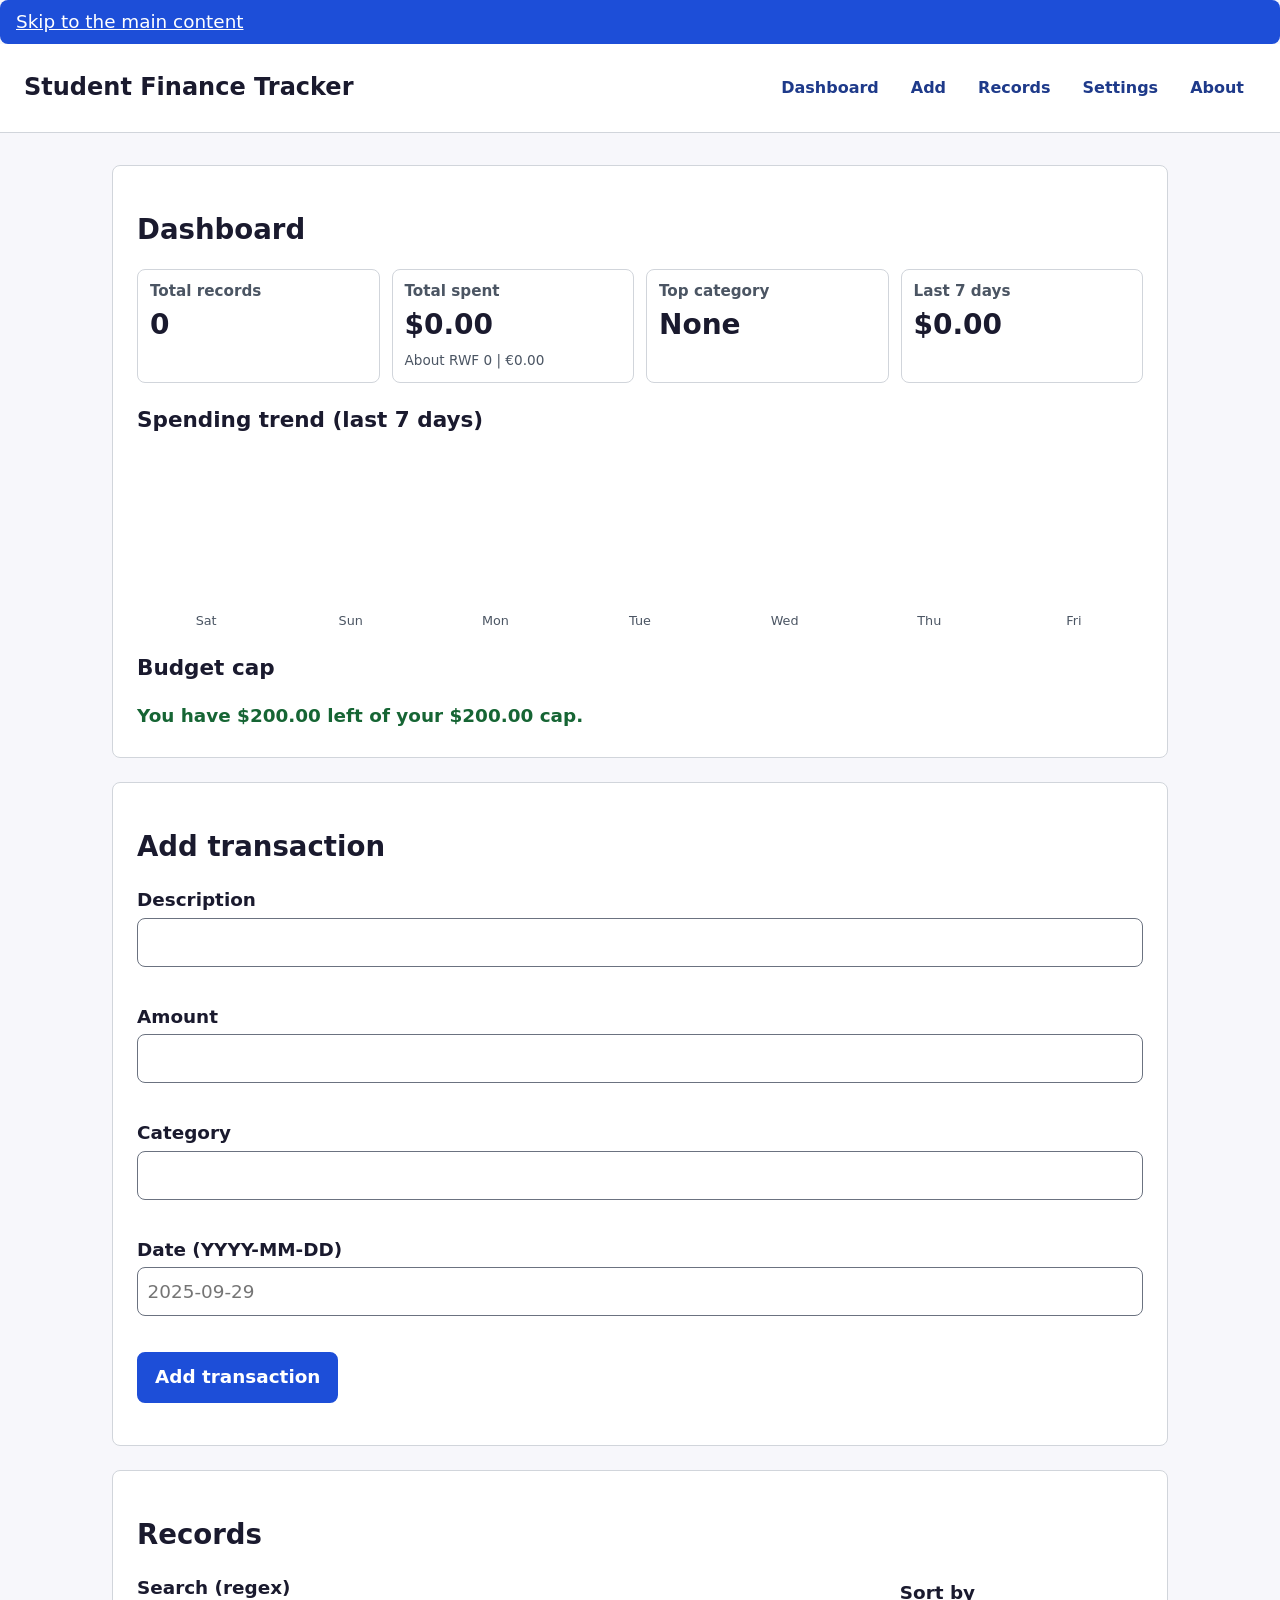
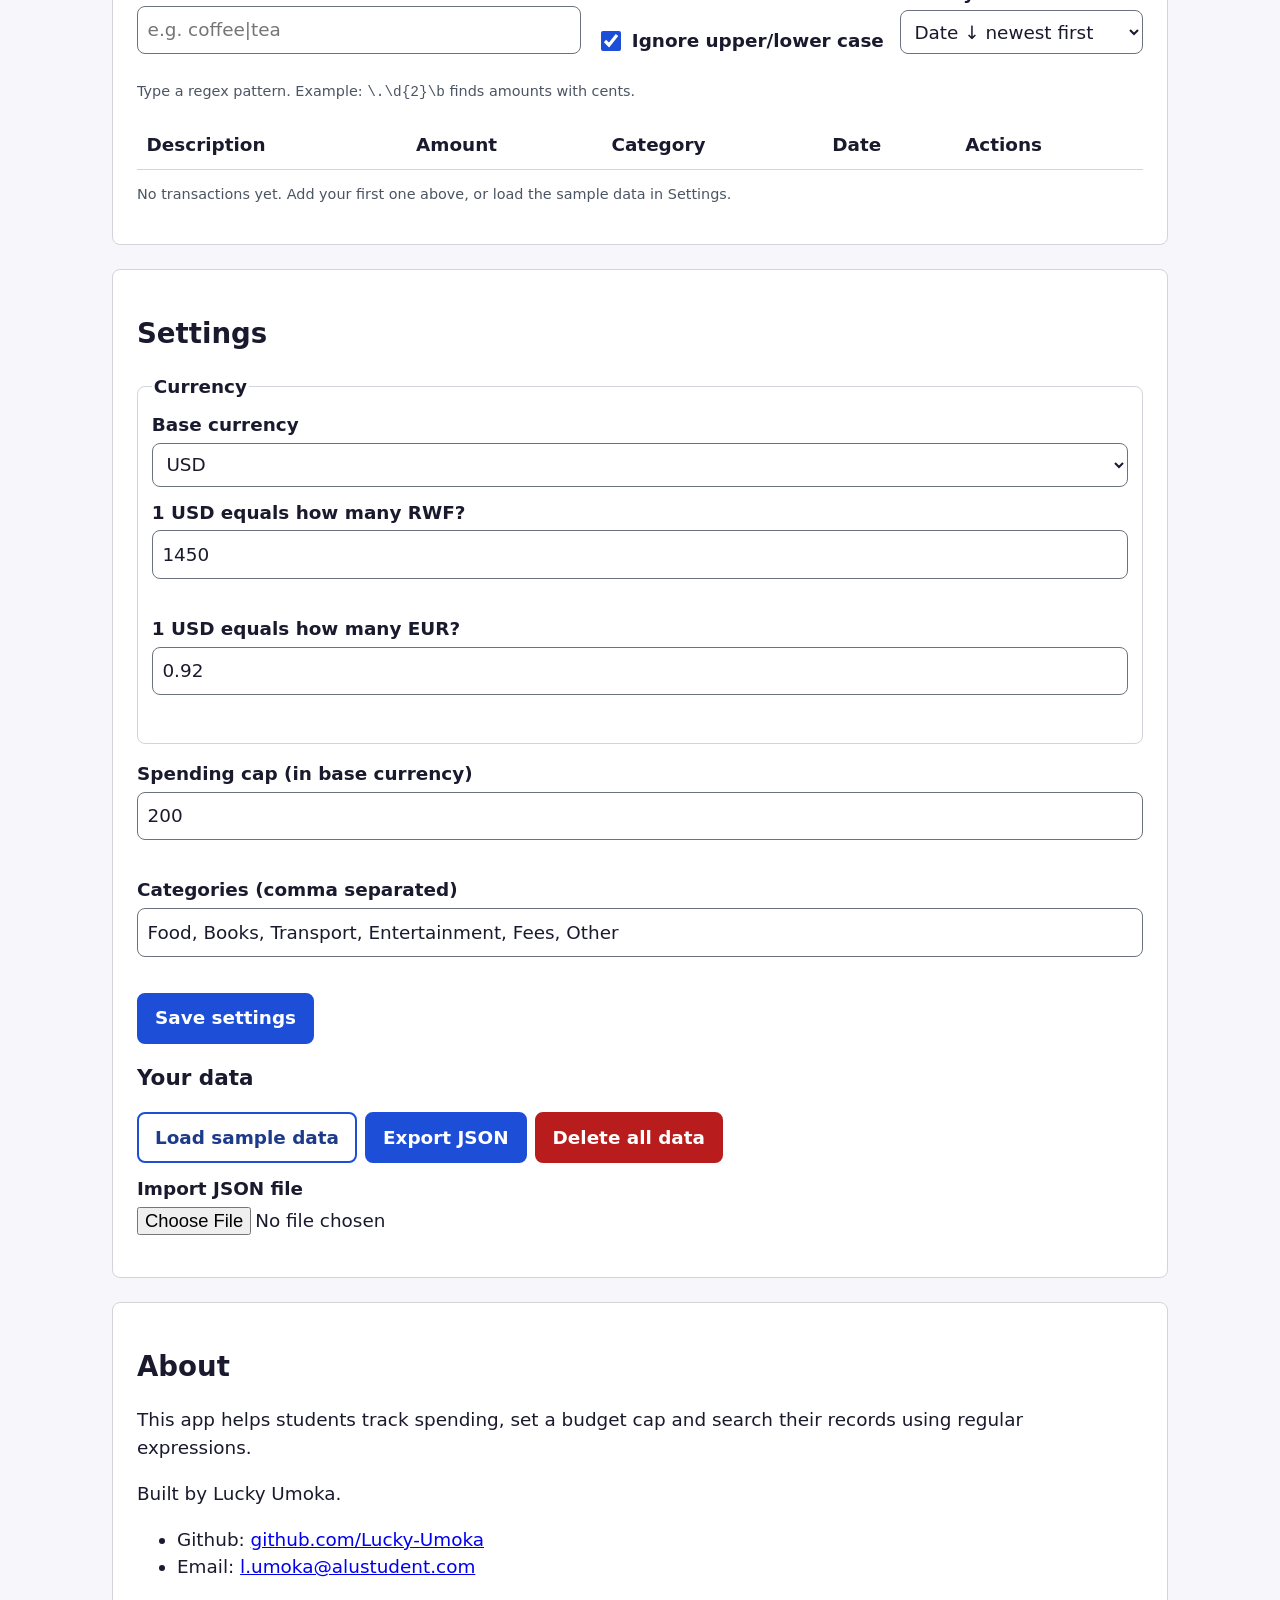
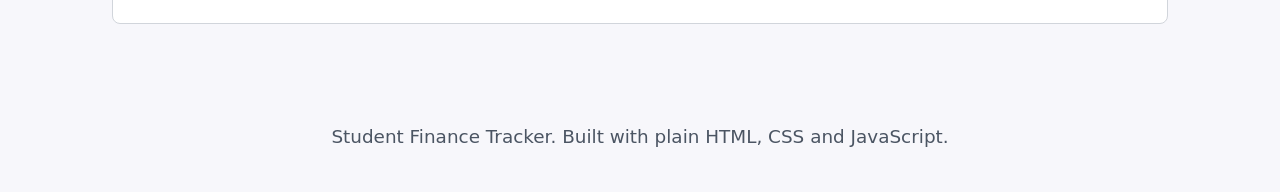
<file: index.html>
<!DOCTYPE html>
<html lang="en">
<head>
    <meta charset="UTF-8">
    <meta name="viewport" content="width=device-width, initial-scale=1">
    <meta name="description" content="Track student spending, set a budget cap and search with regex.">
    <meta name="theme-color" content="#1d4ed8">
    <title>Student Finance Tracker</title>
    <link rel="icon" href="data:,">
    <link rel="stylesheet" href="styles/main.css">
    <script type="module" src="scripts/main.js"></script>
</head>
<body>
    <a class="skip-link" href="#main"> Skip to the main content</a>


    <header class="site-header">
        <h1> Student Finance Tracker</h1>
        <nav aria-label="Main navigation">
            <ul class="nav-list">
                <li><a href="#dashboard">Dashboard</a></li>
                <li><a href="#form-section">Add</a></li>
                <li><a href="#records">Records</a></li>
                <li><a href="#settings">Settings</a></li>
                <li><a href="#about">About</a></li>
            </ul>
        </nav>
    </header>

    <main id="main" tabindex="-1">

        <section id="dashboard" aria-labelledby="dashboard-title">
            <h2 id="dashboard-title">Dashboard</h2>
            <div class="stats-grid">
                <div class="stat-card">
                    <h3>Total records</h3>
                    <p id="stat-count" class="stat-value">0</p>
                </div>
                <div class="stat-card">
                    <h3>Total spent</h3>
                    <p id="stat-sum" class="stat-value">0</p>
                    <p id="stat-converted" class="hint"></p>
                </div>
                <div class="stat-card">
                    <h3>Top category</h3>
                    <p id="stat-top" class="stat-value">None</p>
                </div>
                <div class="stat-card">
                    <h3>Last 7 days</h3>
                    <p id="stat-week" class="stat-value">0</p>
                </div>
            </div>

            <h3>Spending trend (last 7 days)</h3>
            <div id="trend-chart" class="trend" role="img" aria-label="Spending chart for the last 7 days"></div>

            <h3>Budget cap</h3>
            <p id="cap-status" role="status" aria-live="polite"></p>
            <p id="cap-alert" role="alert" aria-live="assertive"></p>
        </section>

        <section id="form-section" aria-labelledby="form-title">
            <h2 id="form-title">Add transaction</h2>
            <form id="record-form" novalidate>

                <div class="field">
                    <label for="description">Description</label>
                    <input type="text" id="description" name="description" autocomplete="off" aria-describedby="description-error">
                    <p class="error" id="description-error"></p>
                </div>

                <div class="field">
                    <label for="amount">Amount</label>
                    <input type="text" id="amount" name="amount" inputmode="decimal" autocomplete="off" aria-describedby="amount-error">
                    <p class="error" id="amount-error"></p>
                </div>

                <div class="field">
                    <label for="category">Category</label>
                    <input type="text" id="category" name="category" list="category-list" autocomplete="off" aria-describedby="category-error">
                    <datalist id="category-list"></datalist>
                    <p class="error" id="category-error"></p>
                </div>

                <div class="field">
                    <label for="date">Date (YYYY-MM-DD)</label>
                    <input type="text" id="date" name="date" placeholder="2025-09-29" autocomplete="off" aria-describedby="date-error">
                    <p class="error" id="date-error"></p>
                </div>

                <div class="form-actions">
                    <button type="submit" id="save-btn">Add transaction</button>
                </div>
                <p id="form-status" role="status"></p>
            </form>
        </section>

        <section id="records" aria-labelledby="records-title">
            <h2 id="records-title">Records</h2>

            <div class="toolbar">
                <div class="field grow">
                    <label for="search">Search (regex)</label>
                    <input type="search" id="search" placeholder="e.g. coffee|tea" aria-describedby="search-help">
                </div>
                <div class="field checkbox-field">
                    <input type="checkbox" id="search-case" checked>
                    <label for="search-case">Ignore upper/lower case</label>
                </div>
                <div class="field">
                    <label for="sort-by">Sort by</label>
                    <select id="sort-by">
                        <option value="date-desc">Date &darr; newest first</option>
                        <option value="date-asc">Date &uarr; oldest first</option>
                        <option value="description-asc">Description A &rarr; Z</option>
                        <option value="description-desc">Description Z &rarr; A</option>
                        <option value="amount-asc">Amount &uarr; low to high</option>
                        <option value="amount-desc">Amount &darr; high to low</option>
                    </select>
                </div>
            </div>
            <p id="search-help" class="hint">Type a regex pattern. Example: <code>\.\d{2}\b</code> finds amounts with cents.</p>
            <p id="search-status" role="status"></p>

            <div class="table-wrap">
                <table id="records-table">
                    <caption class="sr-only">Your transactions</caption>
                    <thead>
                        <tr>
                            <th scope="col">Description</th>
                            <th scope="col">Amount</th>
                            <th scope="col">Category</th>
                            <th scope="col">Date</th>
                            <th scope="col">Actions</th>
                        </tr>
                    </thead>
                    <tbody id="records-body"></tbody>
                </table>
            </div>
            <p id="empty-state" class="hint" hidden>No transactions yet. Add your first one above.</p>
        </section>

        <section id="settings" aria-labelledby="settings-title">
            <h2 id="settings-title">Settings</h2>
            <form id="settings-form" novalidate>
                <fieldset>
                    <legend>Currency</legend>
                    <div class="field">
                        <label for="base-currency">Base currency</label>
                        <select id="base-currency">
                            <option value="USD">USD</option>
                            <option value="RWF">RWF</option>
                            <option value="EUR">EUR</option>
                        </select>
                    </div>
                    <div class="field">
                        <label for="rate-a" id="rate-a-label">Rate A</label>
                        <input type="text" id="rate-a" inputmode="decimal" aria-describedby="rate-a-error">
                        <p class="error" id="rate-a-error"></p>
                    </div>
                    <div class="field">
                        <label for="rate-b" id="rate-b-label">Rate B</label>
                        <input type="text" id="rate-b" inputmode="decimal" aria-describedby="rate-b-error">
                        <p class="error" id="rate-b-error"></p>
                    </div>
                </fieldset>

                <div class="field">
                    <label for="cap">Spending cap (in base currency)</label>
                    <input type="text" id="cap" inputmode="decimal" aria-describedby="cap-error">
                    <p class="error" id="cap-error"></p>
                </div>

                <div class="field">
                    <label for="categories">Categories (comma separated)</label>
                    <input type="text" id="categories" aria-describedby="categories-error">
                    <p class="error" id="categories-error"></p>
                </div>

                <button type="submit">Save settings</button>
                <p id="settings-status" role="status"></p>
            </form>

            <h3>Your data</h3>
            <div class="form-actions">
                        <button type="button" id="seed-btn" class="secondary">Load sample data</button>
                <button type="button" id="export-btn">Export JSON</button>
                <button type="button" id="clear-btn" class="danger">Delete all data</button>
            </div>
            <div class="field">
                <label for="import-file">Import JSON file</label>
                <input type="file" id="import-file" accept="application/json,.json">
            </div>
            <p id="data-status" role="status"></p>
        </section>

        <section id="about" aria-labelledby="about-title">
            <h2 id="about-title">About</h2>
            <p>This app helps students track spending, set a budget cap and search their records using regular expressions.</p>
            <p>Built by Lucky Umoka.</p>
            <ul>
                <li>Github: <a href="https://github.com/Lucky-Umoka">github.com/Lucky-Umoka</a></li>
                <li>Email: <a href="mailto:l.umoka@alustudent.com">l.umoka@alustudent.com</a></li>
            </ul>
        </section>
    </main>

    <footer class="site-footer">
        <p>Student Finance Tracker. Built with plain HTML, CSS and JavaScript.</p>
    </footer>

    <dialog id="confirm-dialog" aria-labelledby="confirm-title">
        <form method="dialog">
            <h2 id="confirm-title">Please confirm</h2>
            <p id="confirm-text"></p>
            <div class="form-actions">
                <button value="cancel" class="secondary">Cancel</button>
                <button value="confirm" class="danger">Delete</button>
            </div>
        </form>
    </dialog>
    <div id="toast-region" class="toast-region" aria-hidden="true"></div>
</body>
</html>
</file>
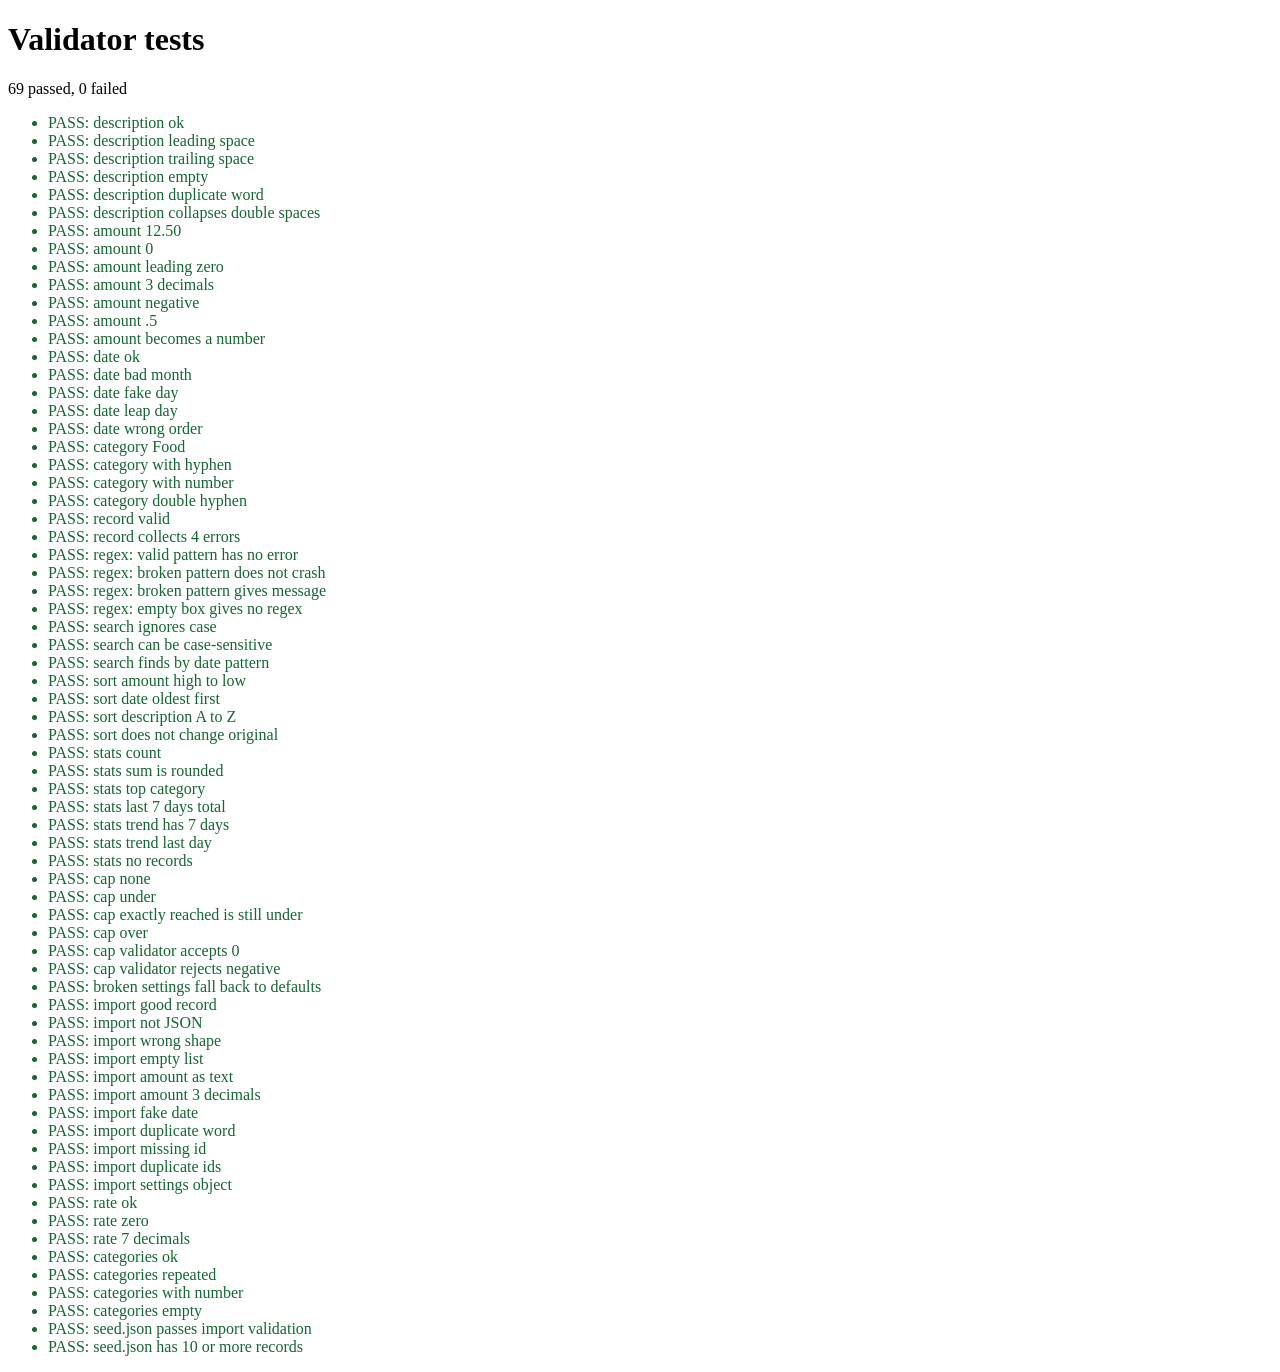
<file: test.html>
<!DOCTYPE html>
<html lang="en">
<head>
  <meta charset="UTF-8">
  <meta name="viewport" content="width=device-width, initial-scale=1">
  <link rel="icon" href="data:,">
  <title>Validator tests</title>
</head>
<body>
  <main>
    <h1>Validator tests</h1>
    <p id="summary" role="status"></p>
    <ul id="results"></ul>
  </main>

  <script type="module">
    import {
      validateDescription, validateAmount, validateDate,
      validateCategory, validateRecord, validateCap, validateRate, validateCategories,
    } from "./scripts/validators.js";
    import { compileRegex, filterRecords } from "./scripts/search.js";
    import { sortRecords, normalizeSettings } from "./scripts/state.js";
    import { computeStats, capStatus } from "./scripts/stats.js";
    import { parseImport } from "./scripts/data.js";



    const list = document.getElementById("results");
    let passed = 0;
    let failed = 0;

    // It prints PASS or FAIL.
    function assert(name, actual, expected) {
      const pass = Object.is(actual, expected);
      pass ? passed++ : failed++;
      const li = document.createElement("li");
      li.textContent = `${pass ? "PASS" : "FAIL"}: ${name}`;
      li.style.color = pass ? "#166534" : "#b91c1c";
      list.append(li);
    }

    // Description
    assert("description ok", validateDescription("Lunch at cafeteria").ok, true);
    assert("description leading space", validateDescription(" Lunch").ok, false);
    assert("description trailing space", validateDescription("Lunch ").ok, false);
    assert("description empty", validateDescription("").ok, false);
    assert("description duplicate word", validateDescription("Coffee coffee run").ok, false);
    assert("description collapses double spaces", validateDescription("Bus  pass").value, "Bus pass");

    // Amount
    assert("amount 12.50", validateAmount("12.50").ok, true);
    assert("amount 0", validateAmount("0").ok, true);
    assert("amount leading zero", validateAmount("012").ok, false);
    assert("amount 3 decimals", validateAmount("1.234").ok, false);
    assert("amount negative", validateAmount("-5").ok, false);
    assert("amount .5", validateAmount(".5").ok, false);
    assert("amount becomes a number", validateAmount("12.50").value, 12.5);

    // Date
    assert("date ok", validateDate("2025-09-29").ok, true);
    assert("date bad month", validateDate("2025-13-01").ok, false);
    assert("date fake day", validateDate("2025-02-30").ok, false);
    assert("date leap day", validateDate("2024-02-29").ok, true);
    assert("date wrong order", validateDate("29-09-2025").ok, false);

    // Category
    assert("category Food", validateCategory("Food").ok, true);
    assert("category with hyphen", validateCategory("Fast-food").ok, true);
    assert("category with number", validateCategory("Food2").ok, false);
    assert("category double hyphen", validateCategory("Fast--food").ok, false);

    // Whole record
    const good = validateRecord({ description: "Bus pass", amount: "45", category: "Transport", date: "2025-09-20" });
    assert("record valid", good.ok, true);
    const bad = validateRecord({ description: "", amount: "x", category: "1", date: "nope" });
    assert("record collects 4 errors", Object.keys(bad.errors).length, 4);


        // Search and sort
    const sample = [
      { id: "txn_0001", description: "Coffee with friends", amount: 8.75, category: "Entertainment", date: "2025-09-28" },
      { id: "txn_0002", description: "Bus pass", amount: 45, category: "Transport", date: "2025-09-20" },
      { id: "txn_0003", description: "Chemistry textbook", amount: 89.99, category: "Books", date: "2025-09-23" },
    ];

    assert("regex: valid pattern has no error", compileRegex("coffee|tea").error, null);
    assert("regex: broken pattern does not crash", compileRegex("(").regex, null);
    assert("regex: broken pattern gives message", typeof compileRegex("(").error, "string");
    assert("regex: empty box gives no regex", compileRegex("").regex, null);
    assert("search ignores case", filterRecords(sample, compileRegex("COFFEE").regex).length, 1);
    assert("search can be case-sensitive", filterRecords(sample, compileRegex("COFFEE", false).regex).length, 0);
    assert("search finds by date pattern", filterRecords(sample, compileRegex("^2025-09-2[0-3]$").regex).length, 2);
    assert("sort amount high to low", sortRecords(sample, "amount-desc")[0].id, "txn_0003");
    assert("sort date oldest first", sortRecords(sample, "date-asc")[0].id, "txn_0002");
    assert("sort description A to Z", sortRecords(sample, "description-asc")[0].description, "Bus pass");
    assert("sort does not change original", sample[0].id, "txn_0001");

    const today = new Date(2026, 9, 14); 
    const statSample = [
      { amount: 8.75, category: "Entertainment", date: "2026-10-14" },
      { amount: 45, category: "Transport", date: "2026-10-10" },
      { amount: 89.99, category: "Books", date: "2026-10-01" },
      { amount: 0.1, category: "Books", date: "2026-10-14" },
    ];
    const stats = computeStats(statSample, today);
    assert("stats count", stats.count, 4);
    assert("stats sum is rounded", stats.sum, 143.84);
    assert("stats top category", stats.top.name, "Books");
    assert("stats last 7 days total", stats.weekTotal, 53.85);
    assert("stats trend has 7 days", stats.trend.length, 7);
    assert("stats trend last day", stats.trend[6].total, 8.85);
    assert("stats no records", computeStats([], today).top, null);
    assert("cap none", capStatus(10, 0, "USD").state, "none");
    assert("cap under", capStatus(100, 200, "USD").state, "under");
    assert("cap exactly reached is still under", capStatus(200, 200, "USD").state, "under");
    assert("cap over", capStatus(250.5, 200, "USD").state, "over");
    assert("cap validator accepts 0", validateCap("0").ok, true);
    assert("cap validator rejects negative", validateCap("-1").ok, false);
    assert("broken settings fall back to defaults", normalizeSettings({ cap: -5 }).cap, 200);

    
    const row = { id: "txn_1", description: "Bus", amount: 5, category: "Food", date: "2025-01-01" };
    const importOne = (patch) => parseImport(JSON.stringify([{ ...row, ...patch }]));
    assert("import good record", importOne({}).ok, true);
    assert("import not JSON", parseImport("{oops").ok, false);
    assert("import wrong shape", parseImport('{"a":1}').ok, false);
    assert("import empty list", parseImport("[]").ok, false);
    assert("import amount as text", importOne({ amount: "5" }).ok, false);
    assert("import amount 3 decimals", importOne({ amount: 1.234 }).ok, false);
    assert("import fake date", importOne({ date: "2025-02-30" }).ok, false);
    assert("import duplicate word", importOne({ description: "the the" }).ok, false);
    assert("import missing id", importOne({ id: undefined }).ok, false);
    assert("import duplicate ids", parseImport(JSON.stringify([row, row])).ok, false);
    assert("import settings object", parseImport(JSON.stringify({ records: [row], settings: { cap: 50 } })).settings.cap, 50);

   
    assert("rate ok", validateRate("0.0007").ok, true);
    assert("rate zero", validateRate("0").ok, false);
    assert("rate 7 decimals", validateRate("0.0000001").ok, false);
    assert("categories ok", validateCategories("Food, Books ,Fast-food").value.length, 3);
    assert("categories repeated", validateCategories("Food, food").ok, false);
    assert("categories with number", validateCategories("Food, B00ks").ok, false);
    assert("categories empty", validateCategories(" , ").ok, false);

   
    let seed = { ok: false, records: [] };
    try {
      seed = parseImport(await (await fetch("./seed.json")).text());
    } catch {}
    assert("seed.json passes import validation", seed.ok, true);
    assert("seed.json has 10 or more records", seed.records.length >= 10, true);

    document.getElementById("summary").textContent = `${passed} passed, ${failed} failed`;
  </script>
</body>
</html>
</file>
<file: styles/main.css>
:root {
    --bg: #f7f7fb;
    --surface: #ffffff;
    --text: #1a1a2e;
    --muted: #4b5563;
    --primary: #1d4ed8;
    --primary-dark: #1e3a8a;
    --danger: #b91c1c;
    --border: #d1d5db;
    --radius: 8px;
    --space: clamp(0.75rem, 2.5vw, 1.5rem);
}

*, *::before, *::after { box-sizing: border-box; }

html { scroll-behavior: smooth; }

body {
    margin: 0;
    min-height: 100dvh;
    display: flex;
    flex-direction: column;
    font-family: system-ui, -apple-system, "Segoe UI", Arial, sans-serif;
    font-size: clamp(1rem, 0.95rem + 0.25vw, 1.25rem);
    line-height: 1.5;
    background: var(--bg);
    color: var(--text);
}

h1, h2, h3 { line-height: 1.2; text-wrap: balance; }

.skip-link {
    postion: absolute;
    inset-inline-start: 0.5rem;
    top: -4rem;
    z-index: 100;
    padding: 0.5rem 1rem;
    background: var(--primary);
    color: #ffffff;
    border-radius: var(--radius);
    transition: top 0.2s;

    &:focus { top:0.5rem; }
}

.sr-only {
    position: absolute;
    width: 1px;
    height: 1px;
    overflow: hidden;
    clip-path: inset(50%);
    white-space: nowrap;
}

:focus-visible {
    outline: 3px solid var(--primary);
    outline-offset: 2px;
}


.site-header {
    padding: var(--space);
    background: var(--surface);
    border-block-end: 1px solid var(--border);

    & h1 { margin: 0 0 0.5rem; font-size: 1.4rem; }
}

.nav-list {
  display: flex;
  flex-wrap: wrap;
  gap: 0.5rem;
  margin: 0;
  padding: 0;
  list-style: none;

  & a {
    display: inline-block;
    padding: 0.5rem 0.75rem;
    border-radius: var(--radius);
    color: var(--primary-dark);
    font-weight: 600;
    text-decoration: none;
    transition: background-color 0.2s;

    &:hover { background: #e0e7ff; }
  }
}

main {
  flex: 1;
  width: 100%;
  max-width: 70rem;
  margin-inline: auto;
  padding: var(--space);

  & > section {
    margin-block-end: var(--space);
    padding: var(--space);
    background: var(--surface);
    border: 1px solid var(--border);
    border-radius: var(--radius);
    scroll-margin-top: 1rem;
    animation: fade-in 0.4s ease-out;
  }
}

@keyframes fade-in {
  from { opacity: 0; transform: translateY(8px); }
  to   { opacity: 1; transform: none; }
}


.stats-grid {
  display: grid;
  grid-template-columns: 1fr;                 /* one column on mobile */
  gap: 0.75rem;
  margin-block-end: var(--space);
}

.stat-card {
  padding: 0.75rem;
  border: 1px solid var(--border);
  border-radius: var(--radius);

  & h3 { margin: 0; font-size: 0.95rem; color: var(--muted); }
}

.stat-value { margin: 0.25rem 0 0; font-size: 1.5rem; font-weight: 700; }

.field { display: flex; flex-direction: column; margin-block-end: 0.75rem; }

label, legend { margin-block-end: 0.25rem; font-weight: 600; }

input, select, button { font: inherit; }

input[type="text"], input[type="search"], select {
  padding: 0.6rem;
  background: #ffffff;
  color: var(--text);
  border: 1px solid #6b7280;
  border-radius: var(--radius);
}

input[aria-invalid="true"] { border: 2px solid var(--danger); }

input[type="checkbox"] { accent-color: var(--primary); inline-size: 1.25rem; block-size: 1.25rem; }

.checkbox-field { flex-direction: row; align-items: center; gap: 0.5rem; }
.checkbox-field label { margin: 0; }

.error { min-height: 1.25rem; margin: 0.25rem 0 0; color: var(--danger); font-size: 0.9rem; }
.hint  { color: var(--muted); font-size: 0.9rem; }

fieldset { margin: 0 0 1rem; border: 1px solid var(--border); border-radius: var(--radius); }

.form-actions { display: flex; flex-wrap: wrap; gap: 0.5rem; margin-block-end: 0.75rem; }

button {
  padding: 0.6rem 1rem;
  background: var(--primary);
  color: #ffffff;
  font-weight: 600;
  border: 2px solid var(--primary);
  border-radius: var(--radius);
  cursor: pointer;
  transition: background-color 0.2s, transform 0.1s;

  &:hover { background: var(--primary-dark); }
  &:active { transform: scale(0.98); }

  &.secondary { background: #ffffff; color: var(--primary-dark); }
  &.secondary:hover { background: #e0e7ff; }
  &.danger { background: var(--danger); border-color: var(--danger); }
}

.toolbar { display: flex; flex-direction: column; gap: 0.5rem; }
.table-wrap { overflow-x: auto; }

table { width: 100%; border-collapse: collapse; }
th, td { padding: 0.6rem; text-align: start; border-block-end: 1px solid var(--border); }

mark { padding: 0 0.1em; background: #fde68a; color: #000000; }

dialog {
  max-width: min(28rem, 90vw);
  padding: var(--space);
  border: 1px solid var(--border);
  border-radius: var(--radius);

  &::backdrop { background: rgb(0 0 0 / 0.5); }
  & h2 { margin-top: 0; }
}

.site-footer { padding: var(--space); text-align: center; color: var(--muted); }

@media (prefers-reduced-motion: reduce) {
  html { scroll-behavior: auto; }
  *, *::before, *::after { animation: none !important; transition: none !important; }
}

/* ~360px: for small phones and up */
@media (min-width: 360px) {
  .nav-list { gap: 0.75rem; }
  .stat-value { font-size: 1.75rem; }
}

/* 768px: for tablets. Header on one row, stats in two columns, toolbar in a row */
@media (min-width: 768px) {
  .site-header {
    display: flex;
    justify-content: space-between;
    align-items: center;

    & h1 { margin: 0; }
  }

  .stats-grid { grid-template-columns: repeat(2, 1fr); }

  .toolbar { flex-direction: row; align-items: flex-end; gap: 1rem; }
  .toolbar .grow { flex: 1; }
}

/* 1024px: for desktops. Four stat cards in a row and a roomier layout */
@media (min-width: 1024px) {
  .stats-grid { grid-template-columns: repeat(4, 1fr); }
  main { padding: 2rem; }
}

#records-table,
#records-table tbody { display: block; }

#records-table thead {                 
  position: absolute;
  width: 1px;
  height: 1px;
  overflow: hidden;
  clip-path: inset(50%);
}

#records-table tr {
  display: block;
  margin-block-end: 0.75rem;
  padding: 0.25rem 0.75rem;
  border: 1px solid var(--border);
  border-radius: var(--radius);
}

#records-table td {
  display: flex;
  justify-content: space-between;
  align-items: center;
  gap: 1rem;
  padding: 0.4rem 0;
  border: 0;
}

#records-table td::before {           
  font-weight: 600;
  color: var(--muted);
}

.row-actions { display: flex; gap: 0.5rem; }
button.small { padding: 0.3rem 0.75rem; font-size: 0.9rem; }

@media (min-width: 768px) {
  #records-table { display: table; }
  #records-table tbody { display: table-row-group; }
  #records-table thead {
    position: static;
    width: auto;
    height: auto;
    overflow: visible;
    clip-path: none;
  }

  #records-table tr { display: table-row; margin: 0; padding: 0; border: 0; }
  #records-table td {
    display: table-cell;
    padding: 0.6rem;
    border-block-end: 1px solid var(--border);
  }
  #records-table td::before { content: none; }
}

.trend {
  display: flex;
  gap: 0.4rem;
  height: 11rem;
  margin-block-end: var(--space);
}
.bar-col { flex: 1; min-width: 0; display: flex; flex-direction: column; align-items: center; }
.bar-value { min-height: 1.1rem; font-size: 0.75rem; color: var(--muted); }
.bar-area { flex: 1; width: 100%; display: flex; align-items: flex-end; }
.bar {
  width: 100%;
  background: var(--primary);
  border-radius: 4px 4px 0 0;
  transition: height 0.4s ease-out;
}
.bar-label { margin-top: 0.25rem; font-size: 0.8rem; color: var(--muted); }

#cap-status, #cap-alert { margin: 0.25rem 0; }
.cap-ok { color: #166534; font-weight: 600; }
.cap-over { color: var(--danger); font-weight: 700; }

.stat-card .hint { margin: 0.25rem 0 0; font-size: 0.85rem; }


.editing-row { background: #eff6ff; }
.editing-row td { flex-wrap: wrap; }
.editing-row input { flex: 1; width: 100%; min-width: 0; }
.editing-row .error { flex-basis: 100%; min-height: 0; margin: 0; }


main:focus-visible { outline: none; }

.toast-region {
  position: fixed;
  inset-inline: 0;
  bottom: 1rem;
  z-index: 200;
  display: flex;
  flex-direction: column;
  align-items: center;
  gap: 0.5rem;
  padding-inline: 1rem;
  pointer-events: none;
}

.toast {
  pointer-events: auto;
  max-width: min(32rem, 100%);
  padding: 0.75rem 1rem;
  background: #14532d;
  color: #ffffff;
  border-radius: var(--radius);
  box-shadow: 0 4px 12px rgb(0 0 0 / 0.3);
  cursor: pointer;
  animation: toast-in 0.25s ease-out;
}

.toast-error { background: #991b1b; }

.toast-hide {
  opacity: 0;
  transform: translateY(8px);
  transition: opacity 0.4s, transform 0.4s;
}

@keyframes toast-in {
  from { opacity: 0; transform: translateY(12px); }
  to   { opacity: 1; transform: none; }
}

.site-header h1 {
  font-size: clamp(1.1rem, 5vw, 1.5rem);
  white-space: nowrap;
}

.nav-list {
  flex-wrap: nowrap;
  justify-content: space-between;
  gap: 0.25rem;
  overflow-x: auto;
}
.nav-list a {
  padding: 0.5rem 0.4rem;
  font-size: 0.85rem;
  white-space: nowrap;
}

@media (min-width: 768px) {
  .nav-list { justify-content: flex-start; gap: 0.5rem; }
  .nav-list a { padding: 0.5rem 0.75rem; font-size: 1rem; }
}

@media (min-width: 768px) and (max-width: 1023px) {
  .site-header { display: block; }
  .site-header h1 { margin: 0 0 0.5rem; }
}
</file>
